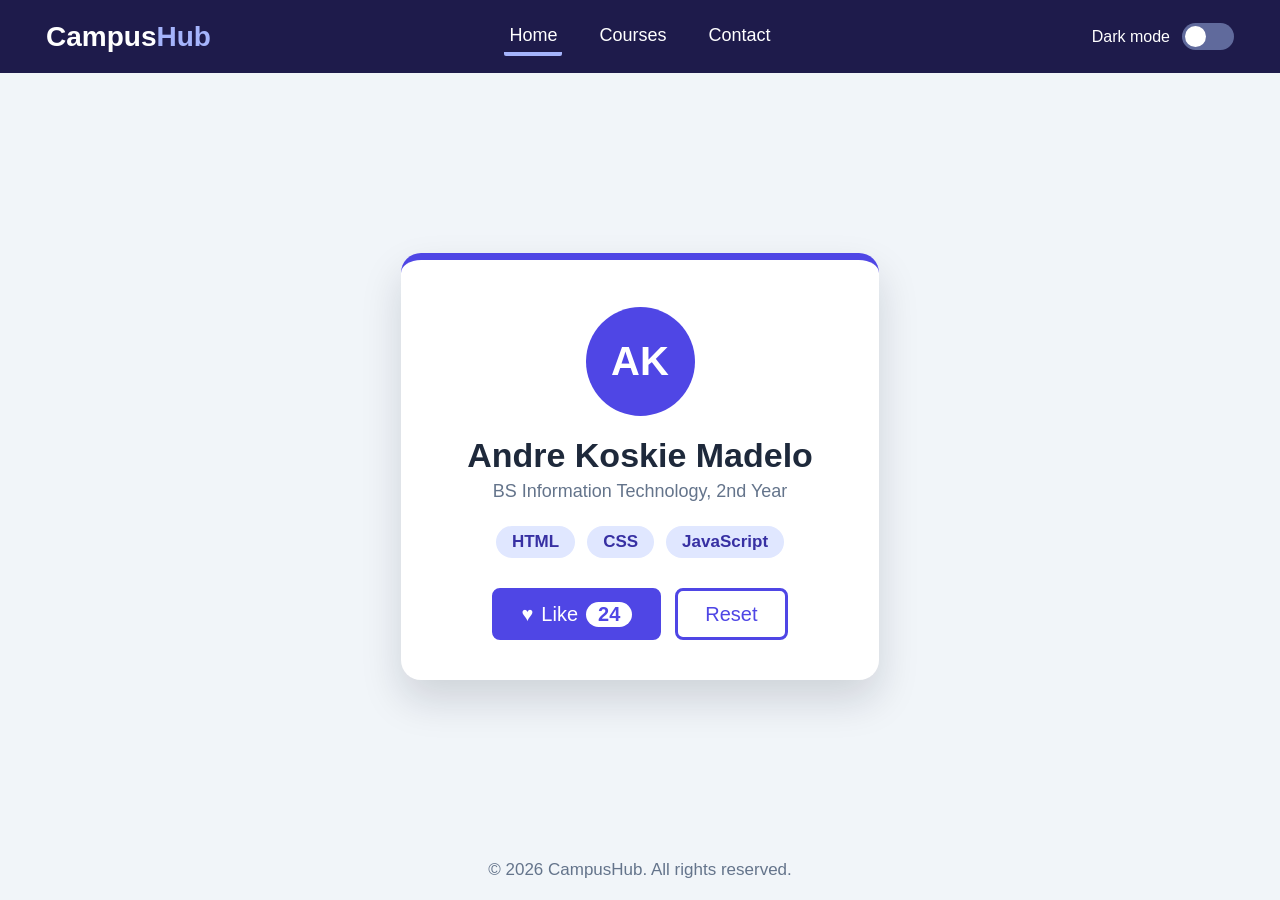
<file: index.html>
<!DOCTYPE html>
<html lang="en">
<head>
  <meta charset="UTF-8">
  <meta name="viewport" content="width=device-width, initial-scale=1">
  <title>CampusHub</title>
  <link rel="stylesheet" href="styles.css">
</head>
<body>
  <header class="site-header">
    <a class="logo" href="#home">Campus<span>Hub</span></a> 

    <nav class="nav" aria-label="Main">
      <a href="#home" class="nav-link active" data-target="home" aria-current="page">Home</a>
      <a href="#courses" class="nav-link" data-target="courses">Courses</a>
      <a href="#contact" class="nav-link" data-target="contact">Contact</a>
    </nav>

    <label class="theme-switch">
      <span class="theme-label">Dark mode</span>
      <input type="checkbox" id="darkToggle" role="switch" aria-label="Toggle dark mode">
      <span class="track"><span class="thumb"></span></span>
    </label>
  </header>

  <main>
    <section id="home" class="page active">
      <article class="card">
        <div class="avatar" aria-hidden="true">AK</div>
        <h1>Andre Koskie Madelo</h1>
        <p class="subtitle">BS Information Technology, 2nd Year</p>

        <ul class="tags">
          <li>HTML</li>
          <li>CSS</li>
          <li>JavaScript</li>
        </ul>

        <div class="actions">
          <button type="button" id="likeBtn" class="btn btn-primary" aria-pressed="false">
            <span class="heart" aria-hidden="true">&hearts;</span> Like
            <span class="count" id="likeCount">24</span>
          </button>
          <button type="button" id="resetBtn" class="btn btn-outline">Reset</button>
        </div>
      </article>
    </section>

    <section id="courses" class="page">
      <article class="card">
        <h1>Courses</h1>
        <p class="subtitle">This semester</p>
        <ul class="plain-list">
          <li>Web Development 2</li>
          <li>Database Systems</li>
          <li>Networking Fundamentals</li>
        </ul>
      </article>
    </section>

    <section id="contact" class="page">
      <article class="card">
        <h1>Contact</h1>
        <p class="subtitle">Get in touch</p>
        <ul class="plain-list">
          <li>koskiekato@campushub.edu</li>
          <li>Room 204, IT Building</li>
        </ul>
      </article>
    </section>
  </main>

  <footer class="site-footer">
    <p>&copy; 2026 CampusHub. All rights reserved.</p>
  </footer>

  <script src="script.js"></script>
</body>
</html>
</file>
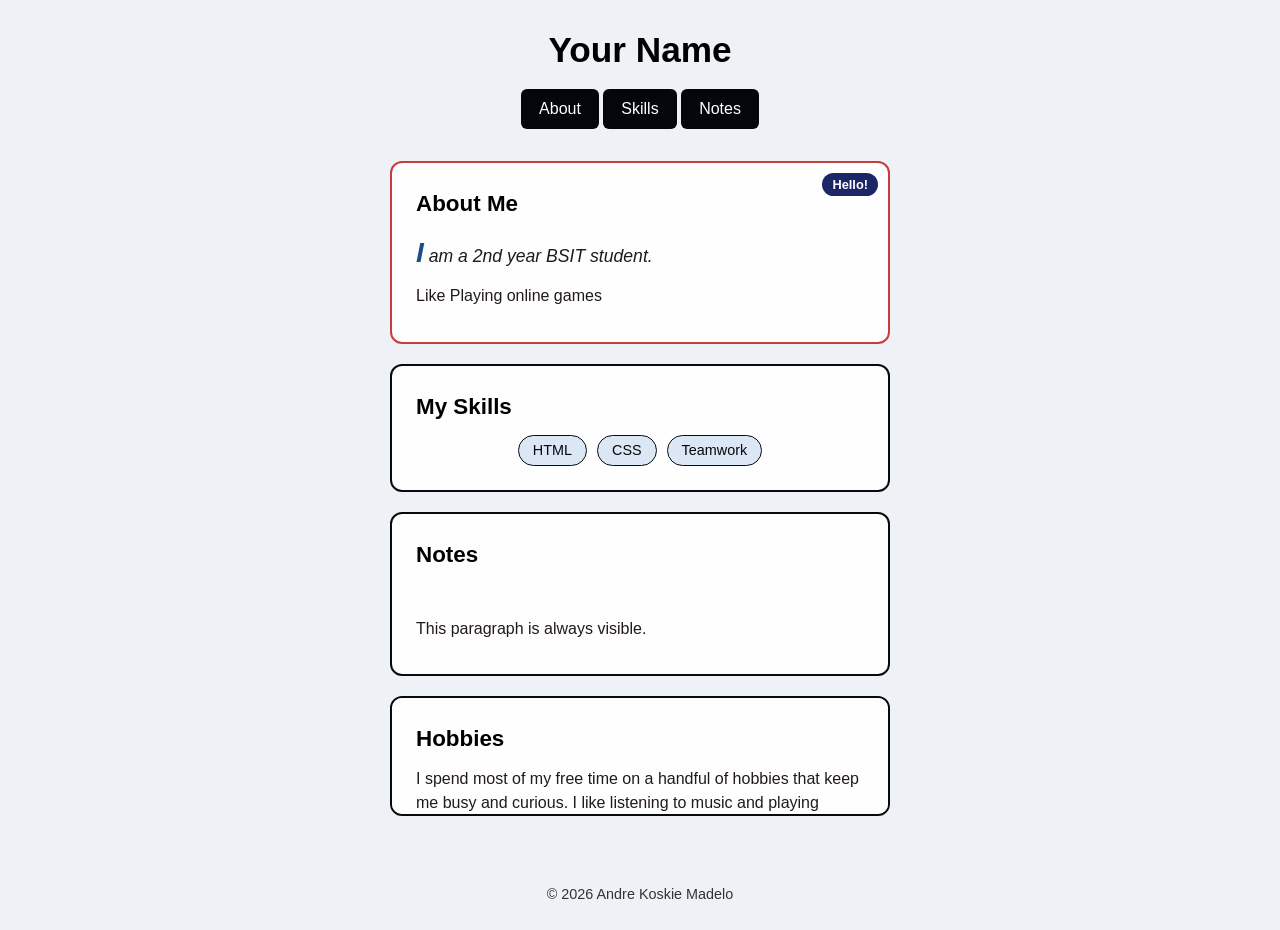
<file: Profile Card/index.html>
<!DOCTYPE html>
<html lang="en">
<head>
  <meta charset="UTF-8">
  <title>My Profile Card</title>
        <link rel="stylesheet" href="styles.css">
</head>
<body>
  <header>
    <h1>Your Name</h1>
    <nav>
      <a href="#about">About</a>
      <a href="#skills">Skills</a>
      <a href="#notes">Notes</a>
    </nav>
  </header>

  <main>
    <div class="card" id="about">
      <h2>About Me</h2>
      <p class="intro">I am a 2nd year BSIT student.</p>
      <p>Like Playing online games</p>
    </div>

    <div class="card" id="skills">
      <h2>My Skills</h2>
      <ul class="skills-list">
        <li>HTML</li>
        <li>CSS</li>
        <li>Teamwork</li>
      </ul>
    </div>

    <div class="card" id="notes">
      <h2>Notes</h2>
      <p class="hide-none">Must disappear and leave no gap.</p>
      <p class="hide-visibility">Invisible, but must keep its space.</p>
      <p>This paragraph is always visible.</p>
    </div>

    <div class="card scroll-box">
      <h2>Hobbies</h2>
      <p> I spend most of my free time on a handful of hobbies that keep me busy and curious. 
        I like listening to music and playing games on my free time and i also usually do a jogging when its weekends.
        Also me when i play games i play it for like 4hrs then another game again and again. </p>
    </div>
  </main>

  <footer>
    <p>&copy; 2026 Andre Koskie Madelo</p>
  </footer>
</body>
</html>
</file>
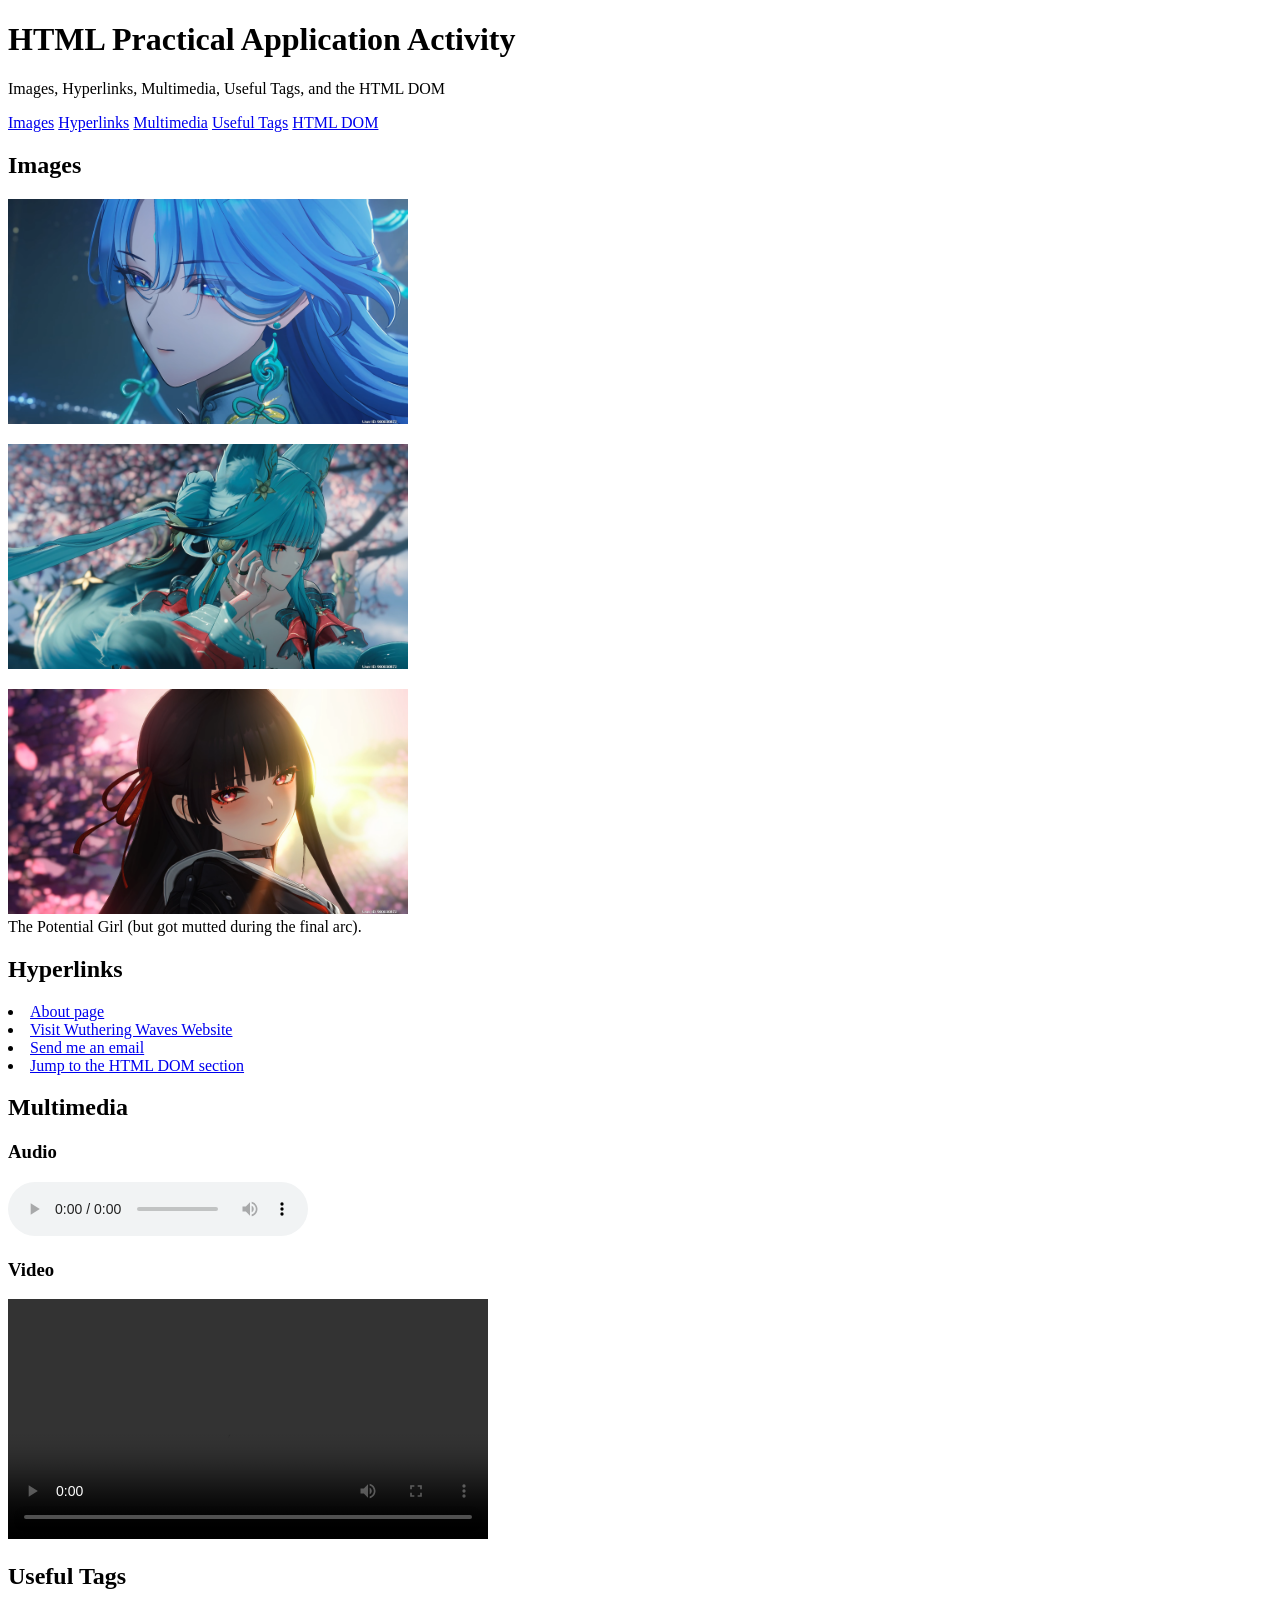
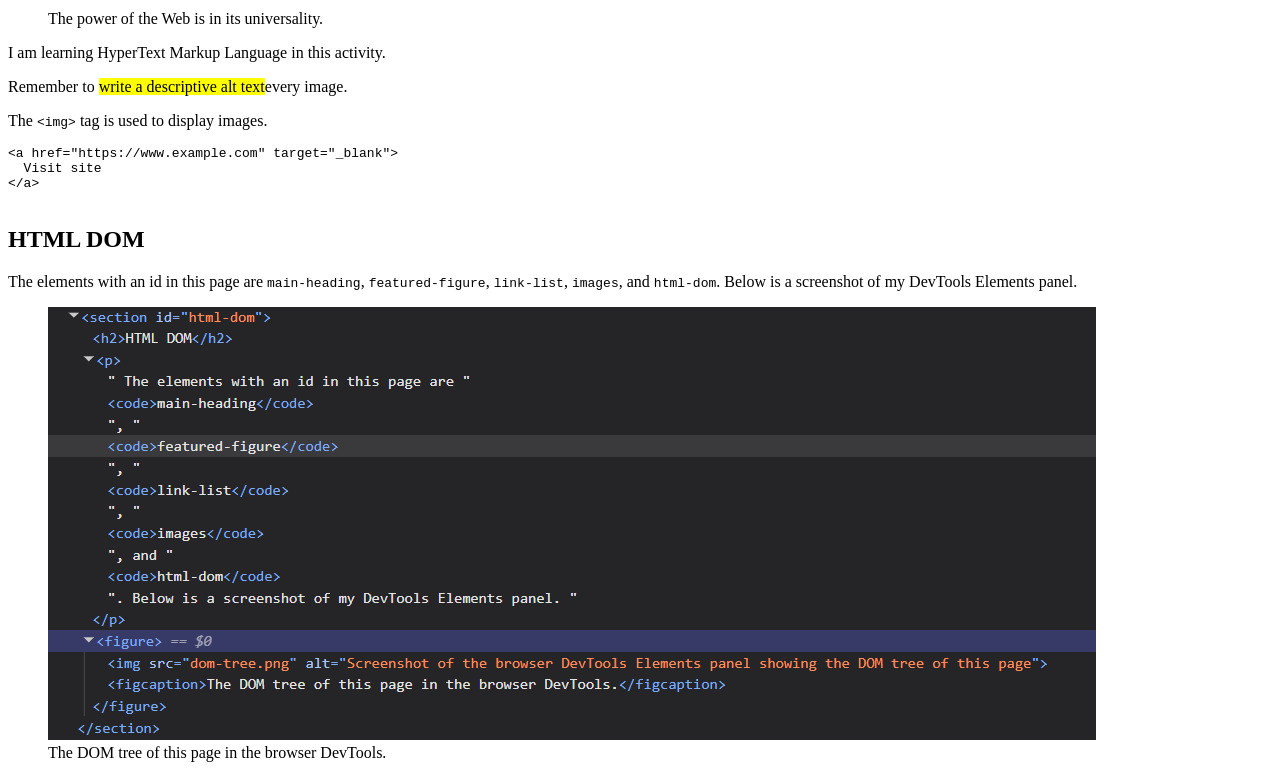
<file: madelo-andrekoskie-act-2/activity 2.html>
<!DOCTYPE html>
<html lang="en">
<head>
  <meta charset="UTF-8">
  <meta name="viewport" content="width=device-width, initial-scale=1.0">
  <title>HTML Practical Application Activity</title>
</head>
<body>

  <header>
    <h1 id="main-heading">HTML Practical Application Activity</h1>
    <p>Images, Hyperlinks, Multimedia, Useful Tags, and the HTML DOM</p>
    <nav id="top-nav">
      <a href="#images">Images</a>
      <a href="#hyperlinks">Hyperlinks</a>
      <a href="#multimedia">Multimedia</a>
      <a href="#useful-tags">Useful Tags</a>
      <a href="#html-dom">HTML DOM</a>
    </nav>
  </header>

  <section id="images">
    <h2>Images</h2>

    <p>
      <img src="Screenshot (413).png" alt="Qingqiao - Master Cultivator" width="400"">
    
    </p>

    <p>
      <img src="Screenshot (365).png" alt="HSIN - Sentinel of Xuanfang" width="400">
     
    </p>

   
      <img src="Screenshot (923).png" alt="Chisa " width="400">
      <figcaption>The Potential Girl (but got mutted during the final arc).</figcaption>
    </figure>
  </section>

  <section id="hyperlinks">
    <h2>Hyperlinks</h2>
      <li><a href="Screenshot (365).png">About page</a></li>
      <li><a href="https://wutheringwaves.kurogames.com/en/main/" target="_blank">Visit Wuthering Waves Website</a></li>
      <li><a href="mailto:koskiekato@gmail.com">Send me an email</a></li>
      <li><a href="#html-dom">Jump to the HTML DOM section</a></li>
  </section>

  <section id="multimedia">
    <h2>Multimedia</h2>

    <h3>Audio</h3>
    <audio controls>
      <source src="WuWa OST.mp3" type="audio/mpeg">
    </audio>

    <h3>Video</h3>
    <video controls width="480">
      <source src="ULT.mp4" type="video/mp4">
    </video>
  </section>

  <section id="useful-tags">
    <h2>Useful Tags</h2>

    <!--blockquote:show quotation from the normal text-->
    <blockquote cite="https://www.w3.org/">
      The power of the Web is in its universality.
    </blockquote>

    <p>I am learning HyperText Markup Language in this activity.</p>

  <!--mark: highlight words in a sentenc -->
    <p>Remember to <mark>write a descriptive alt text</mark>every image.</p>
    <p>The <code>&lt;img&gt;</code> tag is used to display images.</p>
    <pre>
&lt;a href="https://www.example.com" target="_blank"&gt;
  Visit site
&lt;/a&gt;
    </pre>
  </section>

  <section id="html-dom">
    <h2>HTML DOM</h2>
    <p>
      The elements with an id in this page are <code>main-heading</code>,
      <code>featured-figure</code>, <code>link-list</code>, <code>images</code>,
      and <code>html-dom</code>. Below is a screenshot of my DevTools Elements panel.
    </p>

    <figure>
      <img src="dom-tree.png" alt="Screenshot of the browser DevTools Elements panel showing the DOM tree of this page">
      <figcaption>The DOM tree of this page in the browser DevTools.</figcaption>
    </figure>
  </section>



</body>
</html>
</file>
<file: styles.css>
:root {
  --bg: #f1f5f9;
  --header: #1e1b4b;
  --accent: #4f46e5;
  --accent-light: #a5b4fc;
  --card: #ffffff;
  --text: #1e293b;
  --muted: #64748b;
  --tag-bg: #e0e7ff;
  --tag-text: #3730a3;
  --shadow: 0 20px 40px rgba(15, 23, 42, 0.15);
}

body.dark {
  --bg: #0f172a;
  --header: #0b0a24;
  --card: #1e293b;
  --text: #f1f5f9;
  --muted: #94a3b8;
  --tag-bg: #312e81;
  --tag-text: #c7d2fe;
  --shadow: 0 20px 40px rgba(0, 0, 0, 0.5);
}

* { box-sizing: border-box; }

html, body { height: 100%; margin: 0; }

body {
  display: flex;
  flex-direction: column;
  min-height: 100vh;
  font-family: "Helvetica Neue", Arial, "Liberation Sans", sans-serif;
  background: var(--bg);
  color: var(--text);
  transition: background 0.3s, color 0.3s;
}

/* Header */
.site-header {
  display: grid;
  grid-template-columns: 1fr auto 1fr;
  align-items: center;
  height: 73px;
  padding: 0 46px;
  background: var(--header);
  color: #fff;
}

.logo {
  justify-self: start;
  font-size: 28px;
  font-weight: 700;
  color: #fff;
  text-decoration: none;
}
.logo span { color: var(--accent-light); }

.nav { display: flex; gap: 32px; }

.nav-link {
  padding: 8px 5px 6px;
  font-size: 18px;
  color: #fff;
  text-decoration: none;
  border-bottom: 4px solid transparent;
  border-radius: 2px;
}
.nav-link:hover { color: var(--accent-light); }
.nav-link.active { border-bottom-color: var(--accent-light); }

/* Dark switch */
.theme-switch {
  justify-self: end;
  display: flex;
  align-items: center;
  gap: 12px;
  font-size: 16px;
  cursor: pointer;
}
.theme-switch input { position: absolute; opacity: 0; width: 0; height: 0; }

.track {
  position: relative;
  width: 52px;
  height: 27px;
  background: #606a9c;
  border-radius: 999px;
  transition: background 0.2s;
}
.thumb {
  position: absolute;
  top: 3px;
  left: 3px;
  width: 21px;
  height: 21px;
  background: #fff;
  border-radius: 50%;
  transition: transform 0.2s;
}
.theme-switch input:checked + .track { background: var(--accent); }
.theme-switch input:checked + .track .thumb { transform: translateX(25px); }
.theme-switch input:focus-visible + .track { outline: 3px solid var(--accent-light); outline-offset: 2px; }

/* Main */
main {
  flex: 1;
  display: flex;
  align-items: center;
  justify-content: center;
  padding: 24px;
}

.page { display: none; }
.page.active { display: block; }

.card {
  width: 478px;
  max-width: 100%;
  padding: 47px 40px 40px;
  background: var(--card);
  border-top: 7px solid var(--accent);
  border-radius: 20px;
  box-shadow: var(--shadow);
  text-align: center;
  transition: background 0.3s;
}

.avatar {
  display: flex;
  align-items: center;
  justify-content: center;
  width: 109px;
  height: 109px;
  margin: 0 auto 20px;
  border-radius: 50%;
  background: var(--accent);
  color: #fff;
  font-size: 40px;
  font-weight: 700;
}

h1 { margin: 0; font-size: 34px; font-weight: 700; }

.subtitle { margin: 6px 0 0; font-size: 18px; color: var(--muted); }

.tags {
  display: flex;
  justify-content: center;
  gap: 12px;
  margin: 24px 0 0;
  padding: 0;
  list-style: none;
}
.tags li {
  padding: 6px 16px;
  background: var(--tag-bg);
  color: var(--tag-text);
  font-size: 17px;
  font-weight: 700;
  border-radius: 999px;
}

.actions {
  display: flex;
  justify-content: center;
  gap: 14px;
  margin-top: 30px;
}

.btn {
  display: inline-flex;
  align-items: center;
  gap: 8px;
  height: 52px;
  padding: 0 27px;
  font: inherit;
  font-size: 20px;
  border-radius: 8px;
  cursor: pointer;
  transition: transform 0.1s, filter 0.2s, background 0.2s;
}
.btn:active { transform: scale(0.97); }
.btn:focus-visible { outline: 3px solid var(--accent-light); outline-offset: 2px; }

.btn-primary { background: var(--accent); color: #fff; border: 2px solid var(--accent); }
.btn-primary:hover { filter: brightness(1.1); }
.btn-primary.liked .heart { color: #fda4af; }

.btn-outline { background: transparent; color: var(--accent); border: 3px solid var(--accent); }
.btn-outline:hover { background: var(--tag-bg); }

.count {
  min-width: 43px;
  padding: 1px 12px;
  background: #fff;
  color: var(--accent);
  font-size: 20px;
  font-weight: 700;
  border-radius: 999px;
}

.plain-list { margin: 24px 0 0; padding: 0; list-style: none; font-size: 18px; line-height: 2; }


.site-footer { padding: 0 0 20px; text-align: center; font-size: 17px; color: var(--muted); }
.site-footer p { margin: 0; }

@media (max-width: 700px) {
  .site-header { grid-template-columns: 1fr; height: auto; padding: 12px 16px; gap: 10px; justify-items: center; }
  .logo, .theme-switch { justify-self: center; }
  .nav { gap: 16px; }
}
</file>
<file: Profile Card/styles.css>
* {
  box-sizing: border-box;
}

/*universal selector  */
* {
  margin: 0;
  padding: 0;
}

/* type selector */
body {
  font-family: Arial, Helvetica, sans-serif;  
  font-size: 1rem;                             
  line-height: 1.5;
  color: #333333;                             
  background-color: #eef2f7;                 
}

h1, h2 {
  font-weight: bold;                           
  color: rgb(0, 0, 0);                                
}

h1 {
  font-size: 2.2rem;
}

h2 {
  font-size: 1.4rem;
  margin-bottom: 0.5em;                     
}

/*LAYOUT */

header,
footer {
  text-align: center;
  padding: 24px 0;
}

footer {
  font-size: 0.9rem;
}

main {
  padding: 8px 0 24px;
}

/*
   total rendered .card = 500px.
   Because of box-sizing: border-box, the 500px width already includes
   the padding and border:
     content width = 500px - 24px + 24px padding - 2px + 2px border
                   = 500px - 48px - 4px = 448px
   So the card is 500px wide on screen, with 448px left.
*/
.card {
  width: 500px;                              
  max-width: 100%;                           
  padding: 24px;
  border: 2px solid #080a0d;                 
  border-radius: 12px;
  background-color: rgba(255, 255, 255, 0.95); 
  margin: 0 auto;                              
  margin-bottom: 20px;                        
}

/* COMPONENTS  */


#about {
  border-color: rgb(200, 60, 60);             
  position: relative;                          
}

#about::after {
  content: "Hello!";
  position: absolute;
  top: 10px;
  right: 10px;
  padding: 2px 10px;
  font-size: 0.8rem;
  font-weight: bold;
  color: white;
  background-color: rgb(27, 38, 103);
  border-radius: 999px;
}

.card p {
  color: #221a1a;
  margin-bottom: 0.6em;
}

.intro {
  color: #25204c;                             
  font-size: 1.1rem;
  font-style: italic;
}


.intro::first-letter {
  font-size: 1.6em;
  font-weight: bold;
  color: #1d4e89;
}


/* NAVIGATION  */

nav {
  margin-top: 12px;
}


nav a {
  display: inline-block;
  padding: 8px 18px;                          
  color: white;
  background-color: #03070b;
  text-decoration: none;
  border-radius: 6px;
}


nav a:hover {
  background-color: rgb(200, 60, 60);
}

/*  VISIBILITY  */

.skills-list {
  display: flex;
  gap: 10px;
  justify-content: center;
  list-style: none;
}

.skills-list > li {
  padding: 4px 14px;
  font-size: 0.9rem;
  color: #04070b;
  background-color: #dbe7f5;
  border: 1px solid #060d15;
  border-radius: 999px;
}

/*
   Part D: visible difference between the two hidden paragraphs.
   - display: none removes the element from the layout completely.
                        It takes up no space.

   - visibility: hidden hides the element but still reserves its space.
                        An empty gap stays on the page would be.
*/

.hide-none {
  display: none;
}

.hide-visibility {
  visibility: hidden;
}

/* scrollbar */
.scroll-box {
  height: 120px;
  overflow: auto;
  text-align: left;                           
}

/* 
   REFLECTION 
   
   1. Why did one of the two conflicting rules win in Part A?
   
      The ".card p" rule won because it has higher specificity  than ".intro". The browser compares
      specificity first, so the later position of ".intro" in the file did
      not help it.

   2. What is the rendered width of one .card if box-sizing were
      content-box instead of border-box?

      With content-box, the 500px width applies only to the content, so
      padding and border are added on top: 500px + 24px + 24px padding
      + 2px + 2px border = 552px. The card would be 52px wider.

   3. When would you choose visibility: hidden instead of display: none?
   
      I would use visibility: hidden when the layout must not shift, display:
      none is better when the element should not take up any space.
   */
</file>
